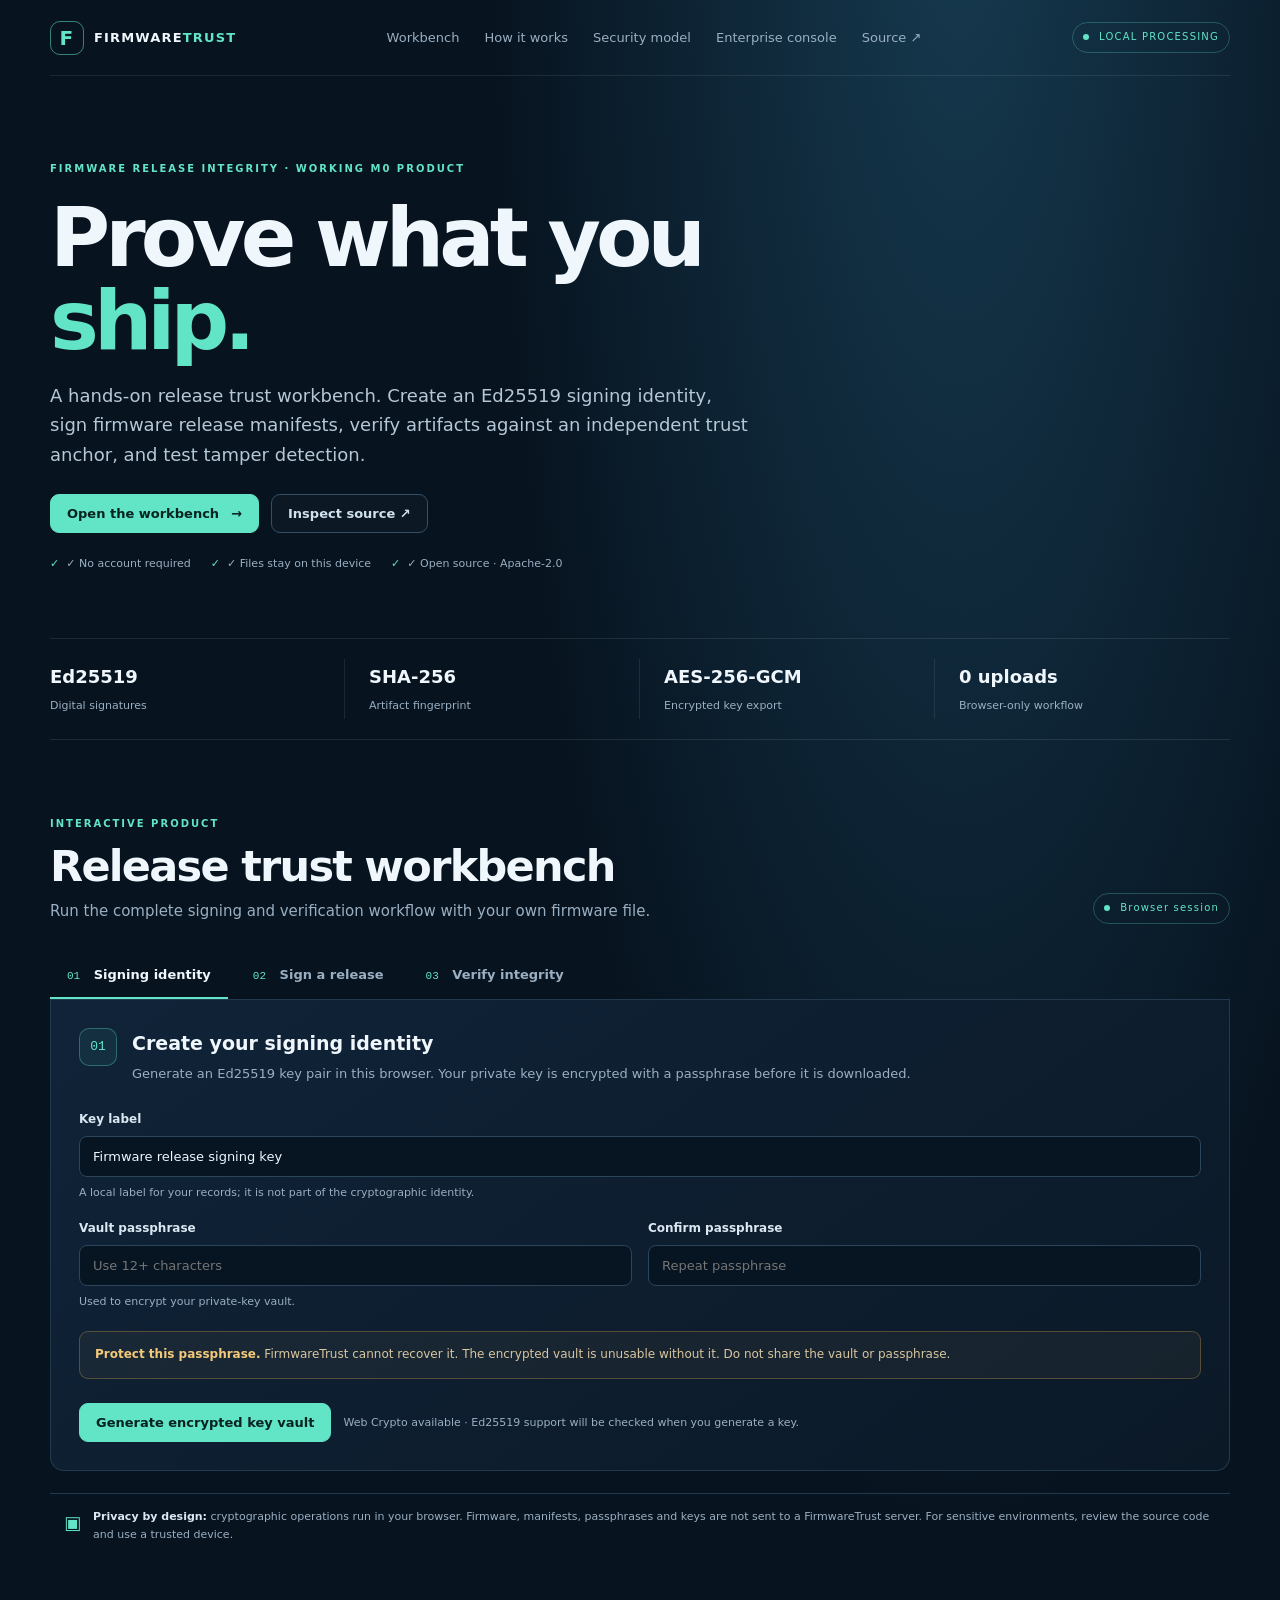
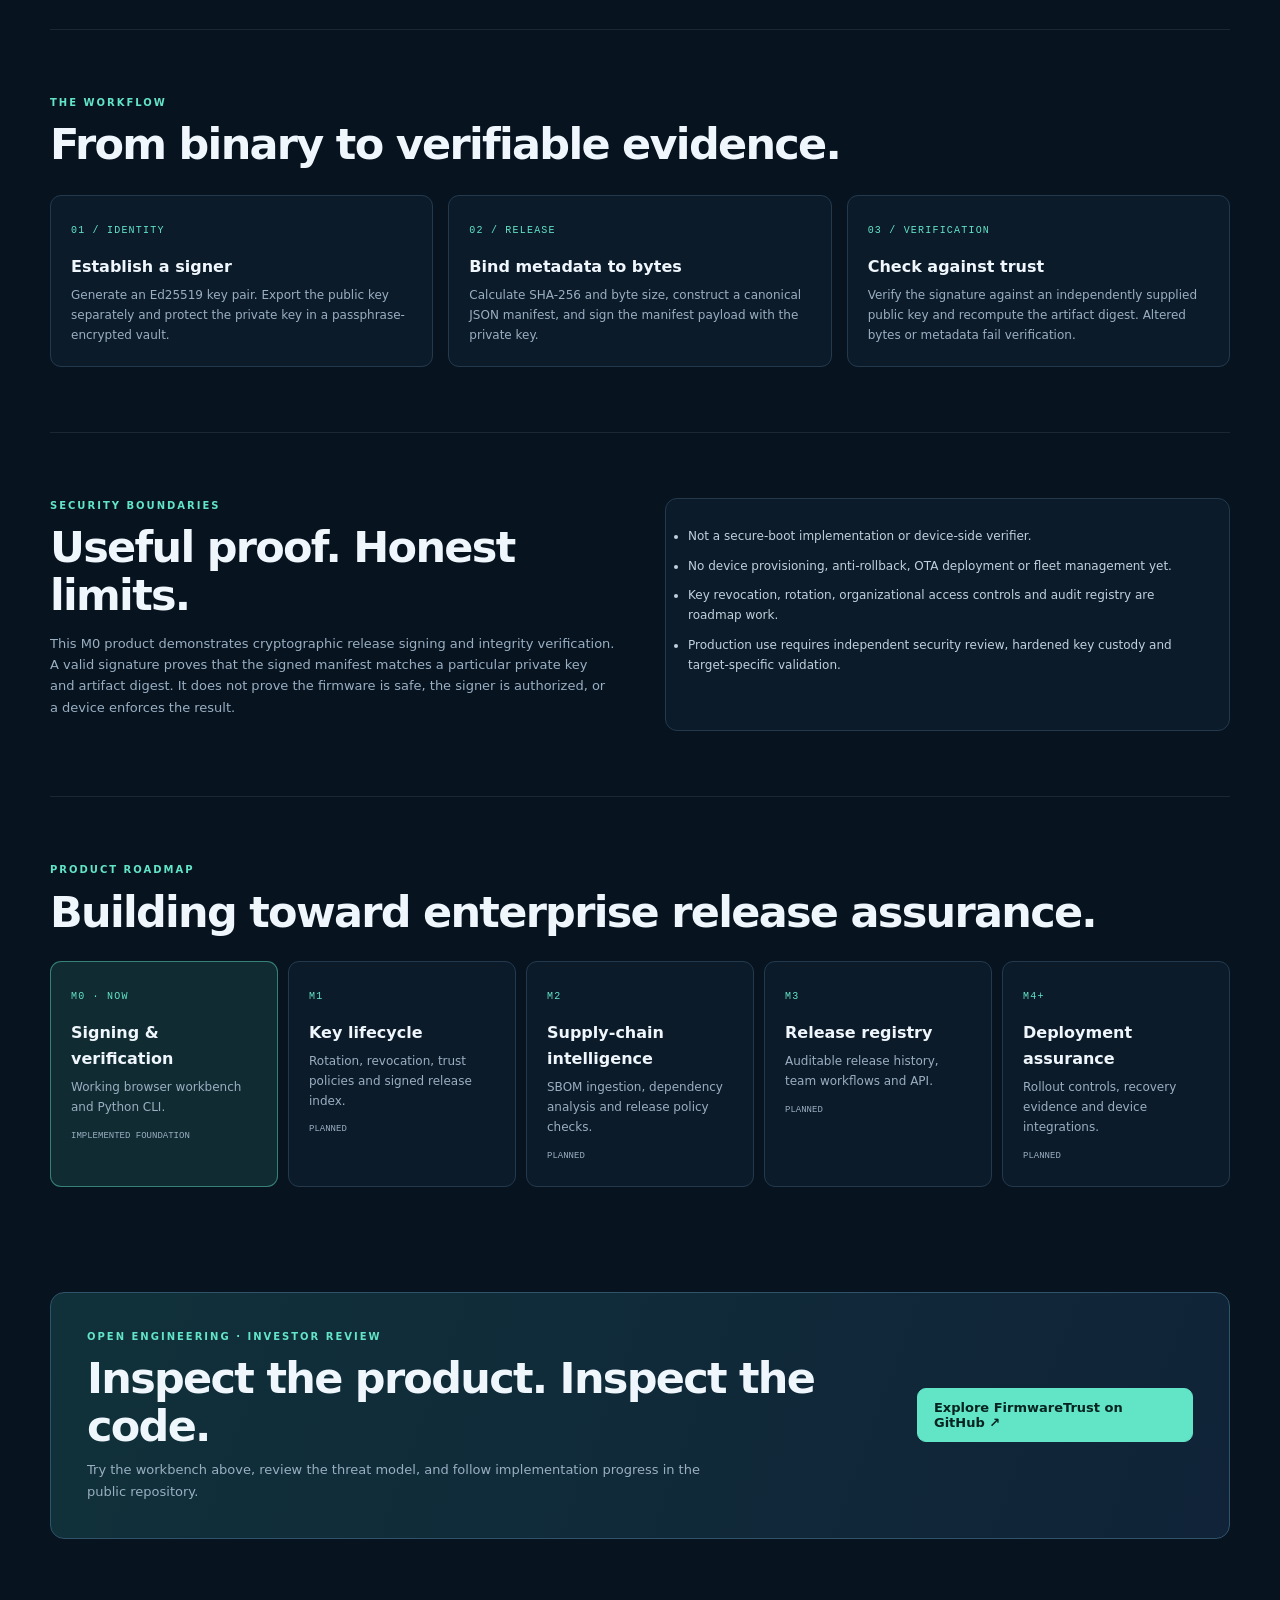
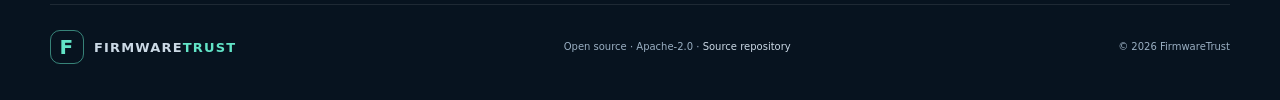
<file: index.html>
<!doctype html>
<html lang="en">
<head>
<meta charset="utf-8"><meta name="viewport" content="width=device-width,initial-scale=1">
<meta name="theme-color" content="#07131f">
<meta name="description" content="FirmwareTrust — a working browser-based firmware signing and verification workbench. Sign releases with Ed25519, verify SHA-256 integrity, and inspect cryptographic evidence locally.">
<meta property="og:title" content="FirmwareTrust | Release Trust Workbench">
<meta property="og:description" content="Sign firmware. Verify integrity. Inspect release evidence. Files stay in your browser.">
<title>FirmwareTrust — Release Trust Workbench</title>
<link rel="stylesheet" href="/styles.css">
<script src="/app.js" defer></script>
</head>
<body>
<header class="topbar">
  <a class="brand" href="/" aria-label="FirmwareTrust home"><span class="brandmark">F</span><span>FIRMWARE<span class="accent">TRUST</span></span></a>
  <nav><a href="#workbench">Workbench</a><a href="#how">How it works</a><a href="#boundaries">Security model</a><a href="/enterprise.html">Enterprise console</a><a href="https://github.com/yobi369/FirmwareTrust" target="_blank" rel="noreferrer">Source ↗</a></nav>
  <span class="local-pill"><i></i> LOCAL PROCESSING</span>
</header>
<main>
<section class="hero">
  <div class="eyebrow">FIRMWARE RELEASE INTEGRITY · WORKING M0 PRODUCT</div>
  <h1>Prove what you<br><span>ship.</span></h1>
  <p class="hero-copy">A hands-on release trust workbench. Create an Ed25519 signing identity, sign firmware release manifests, verify artifacts against an independent trust anchor, and test tamper detection.</p>
  <div class="hero-actions"><a class="btn primary" href="#workbench">Open the workbench <span>→</span></a><a class="btn ghost" href="https://github.com/yobi369/FirmwareTrust" target="_blank" rel="noreferrer">Inspect source ↗</a></div>
  <div class="trustline"><span>✓ No account required</span><span>✓ Files stay on this device</span><span>✓ Open source · Apache-2.0</span></div>
</section>
<section class="metrics">
  <div><b>Ed25519</b><span>Digital signatures</span></div><div><b>SHA-256</b><span>Artifact fingerprint</span></div><div><b>AES-256-GCM</b><span>Encrypted key export</span></div><div><b>0 uploads</b><span>Browser-only workflow</span></div>
</section>
<section class="workbench" id="workbench">
  <div class="section-heading"><div><div class="eyebrow">INTERACTIVE PRODUCT</div><h2>Release trust workbench</h2><p>Run the complete signing and verification workflow with your own firmware file.</p></div><span class="status-chip"><i></i> Browser session</span></div>
  <div class="steps-nav" role="tablist" aria-label="Product workflow">
    <button class="step-tab active" data-tab="identity" role="tab" aria-selected="true"><span>01</span> Signing identity</button>
    <button class="step-tab" data-tab="sign" role="tab" aria-selected="false"><span>02</span> Sign a release</button>
    <button class="step-tab" data-tab="verify" role="tab" aria-selected="false"><span>03</span> Verify integrity</button>
  </div>
  <section class="panel active" id="panel-identity" role="tabpanel">
    <div class="panel-intro"><div class="step-icon">01</div><div><h3>Create your signing identity</h3><p>Generate an Ed25519 key pair in this browser. Your private key is encrypted with a passphrase before it is downloaded.</p></div></div>
    <div class="form-grid">
      <label class="field full">Key label <input id="key-label" type="text" maxlength="64" value="Firmware release signing key" placeholder="e.g. Production release key"><small>A local label for your records; it is not part of the cryptographic identity.</small></label>
      <label class="field">Vault passphrase <input id="key-pass" type="password" autocomplete="new-password" placeholder="Use 12+ characters"><small>Used to encrypt your private-key vault.</small></label>
      <label class="field">Confirm passphrase <input id="key-pass-confirm" type="password" autocomplete="new-password" placeholder="Repeat passphrase"></label>
    </div>
    <div class="callout warning"><b>Protect this passphrase.</b> FirmwareTrust cannot recover it. The encrypted vault is unusable without it. Do not share the vault or passphrase.</div>
    <div class="actions"><button class="btn primary" id="generate-key">Generate encrypted key vault</button><span class="hint" id="crypto-support"></span></div>
    <div class="result hidden" id="identity-result" aria-live="polite"></div>
  </section>
  <section class="panel" id="panel-sign" role="tabpanel" hidden>
    <div class="panel-intro"><div class="step-icon">02</div><div><h3>Sign a firmware release</h3><p>Select a firmware artifact and your encrypted private-key vault. The browser computes its digest and signs a canonical release manifest.</p></div></div>
    <div class="form-grid">
      <label class="field full">Firmware artifact <input id="sign-firmware" type="file"><small>The selected file is read locally and is never uploaded.</small></label>
      <label class="field full">Encrypted private-key vault (.ftkey) <input id="sign-vault" type="file" accept=".ftkey,.json,application/json"></label>
      <label class="field full">Vault passphrase <input id="sign-pass" type="password" autocomplete="off" placeholder="Unlock your encrypted private key"></label>
      <label class="field">Registry organization ID (optional) <input id="sign-org-id" type="text" autocomplete="off" placeholder="UUID from Enterprise Console"></label>
      <label class="field">Registry project ID (optional) <input id="sign-project-id" type="text" autocomplete="off" placeholder="UUID from Enterprise Console"></label>
      <p class="hint full">Enter both IDs to bind the registry scope into the signed manifest. Verification will then require a live key-status check; without them, the manifest remains offline-only.</p>
    </div>
    <div class="actions"><button class="btn primary" id="sign-release">Create signed release manifest</button><span class="hint" id="sign-hint"></span></div>
    <div class="result hidden" id="sign-result" aria-live="polite"></div>
  </section>
  <section class="panel" id="panel-verify" role="tabpanel" hidden>
    <div class="panel-intro"><div class="step-icon">03</div><div><h3>Verify a release independently</h3><p>Verify the signature using a separately supplied public key, then recompute the firmware SHA-256 digest and compare its size.</p></div></div>
    <div class="form-grid">
      <label class="field full">Firmware artifact <input id="verify-firmware" type="file"></label>
      <label class="field full">Signed manifest (.json) <input id="verify-manifest" type="file" accept=".json,application/json"></label>
      <label class="field full">Trusted public key (.pem) <input id="verify-public" type="file" accept=".pem,.pub,text/plain"></label>
    </div>
    <div class="actions"><button class="btn primary" id="verify-release">Verify release</button><button class="btn ghost" id="load-demo">Load sample release</button><button class="btn ghost" id="tamper-test" disabled>Run tamper-detection test</button></div><p class="hint">A manifest with a FirmwareTrust registry scope requires a live key-status check. Verification fails closed if the key is rotated, revoked, expired or not registered. Older manifests remain offline-verifiable but do not establish current registry trust.</p><p class="hint">New here? Load a self-contained sample release generated with a temporary in-memory key, then verify it and run the tamper test.</p>
    <div class="result hidden" id="verify-result" aria-live="polite"></div>
    <div class="result hidden" id="tamper-result" aria-live="polite"></div>
  </section>
  <div class="privacy-foot"><span class="lock">▣</span><span><b>Privacy by design:</b> cryptographic operations run in your browser. Firmware, manifests, passphrases and keys are not sent to a FirmwareTrust server. For sensitive environments, review the source code and use a trusted device.</span></div>
</section>
<section class="explain" id="how"><div class="eyebrow">THE WORKFLOW</div><h2>From binary to verifiable evidence.</h2><div class="explain-grid">
  <article><span>01 / IDENTITY</span><h3>Establish a signer</h3><p>Generate an Ed25519 key pair. Export the public key separately and protect the private key in a passphrase-encrypted vault.</p></article>
  <article><span>02 / RELEASE</span><h3>Bind metadata to bytes</h3><p>Calculate SHA-256 and byte size, construct a canonical JSON manifest, and sign the manifest payload with the private key.</p></article>
  <article><span>03 / VERIFICATION</span><h3>Check against trust</h3><p>Verify the signature against an independently supplied public key and recompute the artifact digest. Altered bytes or metadata fail verification.</p></article>
</div></section>
<section class="security" id="boundaries"><div><div class="eyebrow">SECURITY BOUNDARIES</div><h2>Useful proof. Honest limits.</h2><p>This M0 product demonstrates cryptographic release signing and integrity verification. A valid signature proves that the signed manifest matches a particular private key and artifact digest. It does not prove the firmware is safe, the signer is authorized, or a device enforces the result.</p></div><ul><li>Not a secure-boot implementation or device-side verifier.</li><li>No device provisioning, anti-rollback, OTA deployment or fleet management yet.</li><li>Key revocation, rotation, organizational access controls and audit registry are roadmap work.</li><li>Production use requires independent security review, hardened key custody and target-specific validation.</li></ul></section>
<section class="roadmap"><div class="eyebrow">PRODUCT ROADMAP</div><h2>Building toward enterprise release assurance.</h2><div class="roadmap-grid"><div class="road-current"><b>M0 · NOW</b><h3>Signing & verification</h3><p>Working browser workbench and Python CLI.</p><span>IMPLEMENTED FOUNDATION</span></div><div><b>M1</b><h3>Key lifecycle</h3><p>Rotation, revocation, trust policies and signed release index.</p><span>PLANNED</span></div><div><b>M2</b><h3>Supply-chain intelligence</h3><p>SBOM ingestion, dependency analysis and release policy checks.</p><span>PLANNED</span></div><div><b>M3</b><h3>Release registry</h3><p>Auditable release history, team workflows and API.</p><span>PLANNED</span></div><div><b>M4+</b><h3>Deployment assurance</h3><p>Rollout controls, recovery evidence and device integrations.</p><span>PLANNED</span></div></div></section>
<section class="closing"><div><div class="eyebrow">OPEN ENGINEERING · INVESTOR REVIEW</div><h2>Inspect the product. Inspect the code.</h2><p>Try the workbench above, review the threat model, and follow implementation progress in the public repository.</p></div><a class="btn primary" href="https://github.com/yobi369/FirmwareTrust" target="_blank" rel="noreferrer">Explore FirmwareTrust on GitHub ↗</a></section>
</main>
<footer><a class="brand" href="/"><span class="brandmark">F</span><span>FIRMWARE<span class="accent">TRUST</span></span></a><span>Open source · Apache-2.0 · <a href="https://github.com/yobi369/FirmwareTrust">Source repository</a></span><span>© 2026 FirmwareTrust</span></footer>
</body></html>
</file>
<file: styles.css>
:root{color-scheme:dark;--bg:#07131f;--panel:#0d1d2c;--panel2:#102438;--line:#233a4e;--muted:#9aafc2;--text:#eff6fc;--teal:#62e4c7;--blue:#85baff;--amber:#f4c979;--red:#ff8585;--green:#72e3ad}*{box-sizing:border-box}html{scroll-behavior:smooth}body{margin:0;background:radial-gradient(ellipse at 75% -5%,#163a50 0,transparent 35%),var(--bg);color:var(--text);font:15px/1.65 Inter,ui-sans-serif,system-ui,-apple-system,"Segoe UI",sans-serif}a{color:inherit;text-decoration:none}.topbar,main,footer{width:min(1180px,calc(100% - 44px));margin:auto}.topbar{height:76px;display:flex;align-items:center;justify-content:space-between;border-bottom:1px solid #ffffff16}.brand{display:flex;align-items:center;gap:10px;font-weight:800;letter-spacing:.09em;font-size:13px}.brandmark{width:34px;height:34px;border:1px solid #62e4c788;color:var(--teal);border-radius:10px;display:grid;place-items:center;font-size:20px}.accent{color:var(--teal)}nav{display:flex;gap:25px;color:var(--muted);font-size:13px}nav a:hover,footer a:hover{color:var(--teal)}.local-pill,.status-chip{font-size:10px;letter-spacing:.12em;color:var(--teal);border:1px solid #62e4c744;padding:6px 10px;border-radius:40px}.local-pill i,.status-chip i{display:inline-block;width:6px;height:6px;border-radius:50%;background:var(--teal);margin-right:6px}.hero{padding:85px 0 65px}.eyebrow{font-size:10px;letter-spacing:.2em;color:var(--teal);font-weight:800}.hero h1{font-size:clamp(48px,8vw,82px);line-height:1.02;letter-spacing:-.06em;margin:18px 0}.hero h1 span{color:var(--teal)}.hero-copy{max-width:700px;color:#b6c7d6;font-size:18px}.hero-actions,.actions{display:flex;align-items:center;gap:12px;flex-wrap:wrap;margin-top:24px}.btn{border:1px solid #62e4c766;background:#62e4c711;color:var(--teal);padding:11px 16px;border-radius:9px;font:700 13px Inter,ui-sans-serif,system-ui,sans-serif;cursor:pointer;display:inline-flex;gap:12px;align-items:center;justify-content:center}.btn.primary{background:var(--teal);color:#05231f;border-color:var(--teal)}.btn.ghost{border-color:#345068;color:#d1e2ef;background:#ffffff05}.btn:disabled{opacity:.4;cursor:not-allowed}.btn:hover:not(:disabled){filter:brightness(1.1);transform:translateY(-1px)}.trustline{display:flex;gap:20px;flex-wrap:wrap;margin-top:22px;color:var(--muted);font-size:11px}.trustline span:before{content:"✓";color:var(--teal);margin-right:7px}.metrics{border-block:1px solid #ffffff18;display:grid;grid-template-columns:repeat(4,1fr);padding:20px 0}.metrics div{padding:3px 24px;border-right:1px solid #ffffff16}.metrics div:first-child{padding-left:0}.metrics div:last-child{border:0}.metrics b{display:block;font-size:18px}.metrics span{font-size:11px;color:var(--muted)}.workbench{padding:76px 0 70px}.section-heading{display:flex;align-items:end;justify-content:space-between;gap:20px;margin-bottom:28px}.section-heading h2,.explain h2,.security h2,.roadmap h2,.closing h2{font-size:clamp(29px,4vw,43px);line-height:1.12;letter-spacing:-.04em;margin:9px 0}.section-heading p,.explain>p,.closing p{color:var(--muted);margin:0}.steps-nav{display:flex;border-bottom:1px solid var(--line);gap:8px}.step-tab{background:transparent;border:0;border-bottom:2px solid transparent;color:var(--muted);padding:15px 17px;font:600 13px Inter,ui-sans-serif,system-ui,sans-serif;cursor:pointer}.step-tab span{color:var(--teal);font:11px ui-monospace,monospace;margin-right:9px}.step-tab.active{color:var(--text);border-color:var(--teal)}.panel{background:linear-gradient(145deg,#102338,#0b1927);border:1px solid var(--line);border-top:0;border-radius:0 0 14px 14px;padding:28px}.panel[hidden]{display:none}.panel-intro{display:flex;gap:15px;align-items:flex-start;margin-bottom:25px}.step-icon{width:38px;height:38px;flex:0 0 38px;border:1px solid #62e4c755;background:#62e4c711;color:var(--teal);border-radius:10px;display:grid;place-items:center;font:13px ui-monospace,monospace}.panel h3{margin:0 0 4px;font-size:19px}.panel-intro p{margin:0;color:var(--muted);font-size:13px}.form-grid{display:grid;grid-template-columns:1fr 1fr;gap:16px}.field{display:flex;flex-direction:column;gap:7px;color:#dbe8f2;font-size:12px;font-weight:650}.field.full{grid-column:1/-1}.field input{width:100%;padding:12px 13px;background:#071522;border:1px solid #2b455b;border-radius:8px;color:var(--text);font:13px Inter,ui-sans-serif,system-ui,sans-serif;outline:none}.field input:focus{border-color:var(--teal);box-shadow:0 0 0 3px #62e4c71a}.field input[type=file]{font-size:12px}.field small{font-weight:400;color:var(--muted);font-size:11px}.callout{padding:13px 15px;border-radius:9px;font-size:12px;margin-top:20px}.warning{border:1px solid #b38a4466;background:#f4c9790c;color:#d8c69f}.warning b{color:var(--amber)}.hint{font-size:11px;color:var(--muted)}.result{margin-top:22px;padding:18px;border:1px solid var(--line);background:#071522;border-radius:10px;font-size:12px;overflow-wrap:anywhere}.result.success{border-color:#55c99888}.result.failure{border-color:#e57b7b88}.result h4{font-size:14px;margin:0 0 8px}.result p{color:var(--muted);margin:5px 0}.result code{color:var(--teal);font:11px ui-monospace,monospace;word-break:break-all}.result .download{display:inline-flex;margin:10px 10px 0 0;color:var(--teal);text-decoration:underline;text-underline-offset:3px}.hidden{display:none!important}.privacy-foot{margin-top:22px;padding:14px;border-top:1px solid var(--line);display:flex;gap:12px;color:var(--muted);font-size:11px}.privacy-foot b{color:#dce9f3}.lock{color:var(--teal);font-size:18px}.explain,.security,.roadmap{padding:65px 0;border-top:1px solid #ffffff16}.explain-grid{display:grid;grid-template-columns:repeat(3,1fr);gap:15px;margin-top:27px}.explain-grid article,.roadmap-grid>div{padding:20px;border:1px solid var(--line);background:#0c1b2a;border-radius:11px}.explain-grid article>span,.roadmap-grid b{font:10px ui-monospace,monospace;color:var(--teal);letter-spacing:.12em}.explain-grid h3,.roadmap-grid h3{font-size:16px;margin:13px 0 6px}.explain-grid p,.roadmap-grid p{font-size:12px;color:var(--muted);margin:0}.security{display:grid;grid-template-columns:1fr 1fr;gap:50px}.security p{color:var(--muted);font-size:13px}.security ul{margin:0;padding:18px 22px;background:#0c1b2a;border:1px solid var(--line);border-radius:12px;color:#c1d0dc;font-size:12px}.security li{margin:10px 0}.roadmap-grid{display:grid;grid-template-columns:repeat(5,1fr);gap:10px;margin-top:25px}.roadmap-grid span{display:inline-block;margin-top:13px;color:var(--muted);font:9px ui-monospace,monospace}.roadmap-grid .road-current{border-color:#62e4c777;background:#102b32}.closing{padding:36px;border:1px solid #31536a;border-radius:14px;background:linear-gradient(110deg,#10313a,#102338);display:flex;justify-content:space-between;align-items:center;gap:25px;margin:40px 0 65px}.closing p{font-size:13px;max-width:630px}footer{border-top:1px solid #ffffff18;padding:25px 0 35px;display:flex;align-items:center;justify-content:space-between;color:var(--muted);font-size:10px}footer a{color:#cbd9e5}@media(max-width:800px){nav{display:none}.hero{padding:60px 0 48px}.metrics{grid-template-columns:repeat(2,1fr);gap:15px}.metrics div:nth-child(2){border:0}.metrics div:nth-child(3){padding-left:0}.explain-grid{grid-template-columns:1fr}.roadmap-grid{grid-template-columns:repeat(2,1fr)}.security{grid-template-columns:1fr;gap:15px}.closing{align-items:flex-start;flex-direction:column}}@media(max-width:540px){.topbar,main,footer{width:calc(100% - 28px)}.local-pill{font-size:8px}.hero h1{font-size:52px}.metrics div{padding:5px 10px}.section-heading{align-items:flex-start;flex-direction:column}.panel{padding:17px}.form-grid{grid-template-columns:1fr}.field.full{grid-column:auto}.step-tab{padding:12px 8px;font-size:11px}.roadmap-grid{grid-template-columns:1fr}.closing{padding:22px}footer{align-items:flex-start;flex-direction:column;gap:12px}}
</file>
